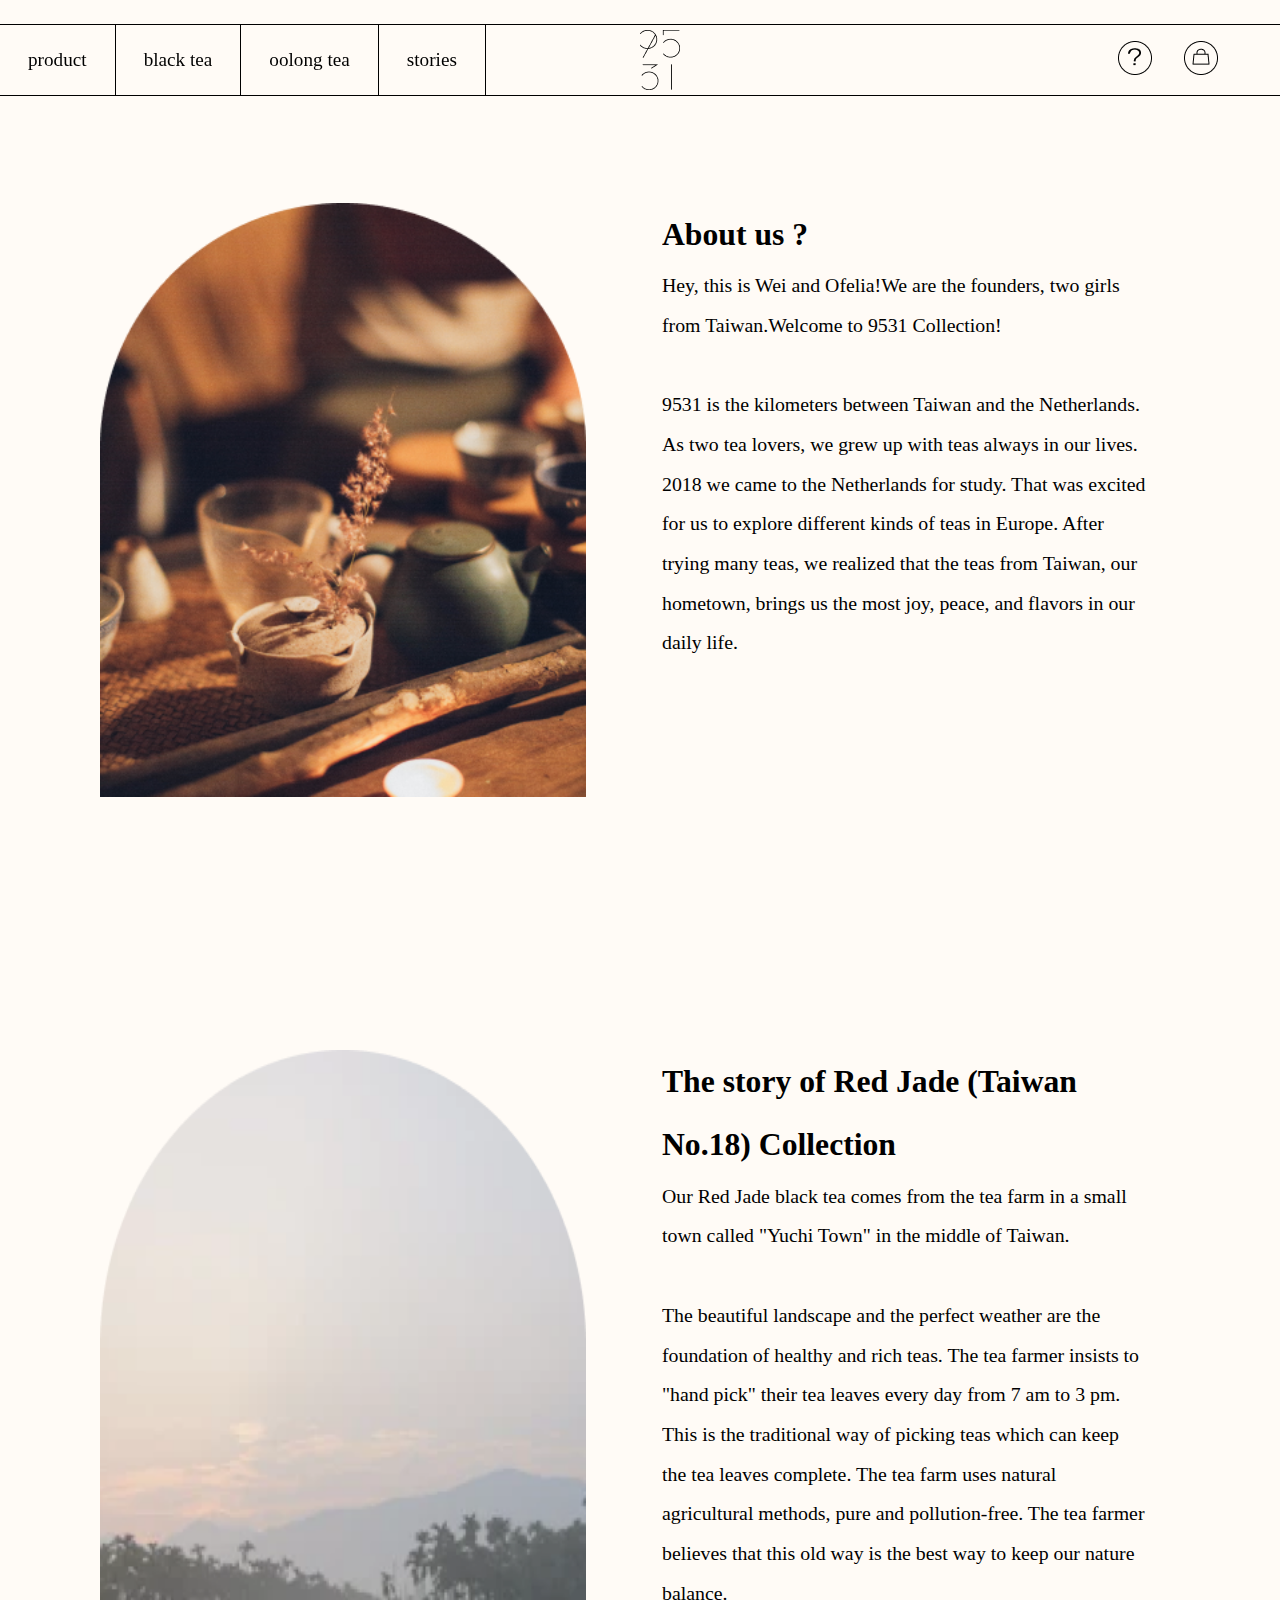
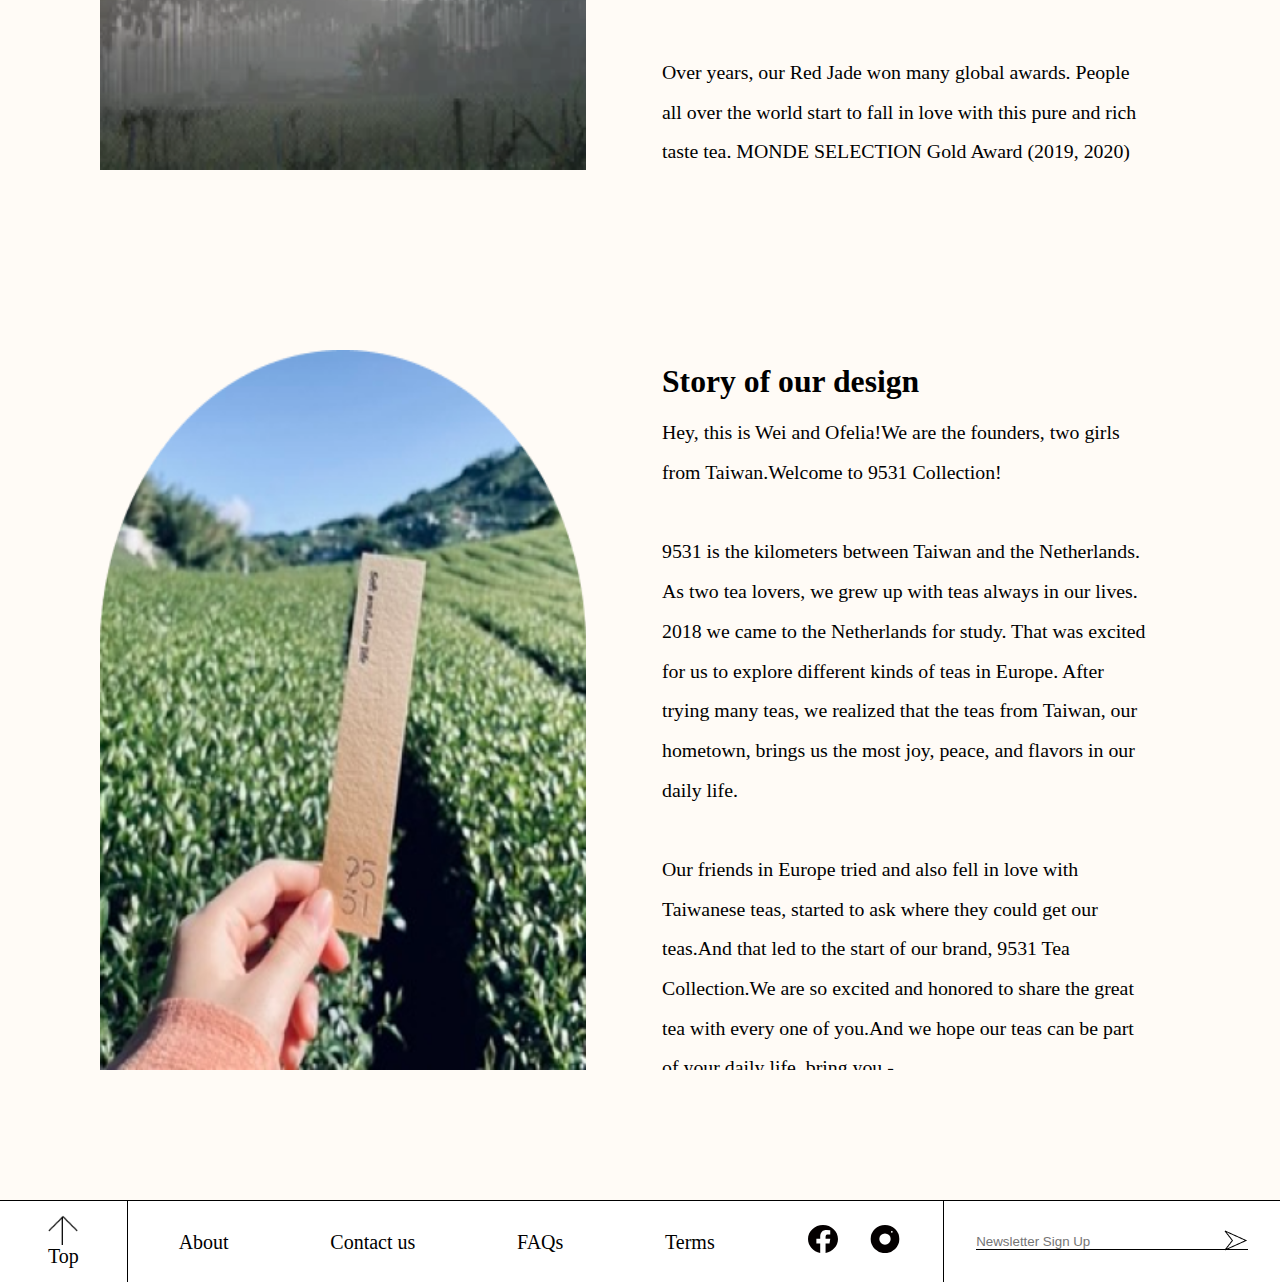
<file: html/stories.html>
<!DOCTYPE html>
<html lang="en">
<head>
    <meta charset="UTF-8">
    <meta http-equiv="X-UA-Compatible" content="IE=edge">
    <meta name="viewport" content="width=device-width, initial-scale=1.0">
    <title>stories</title>
    <link rel="stylesheet" href="../css/all.css">
</head>
<body>
    <!-- header -->
    <header>
        <div class="header">
            <nav>
                <ul class="navbar">
                    <li class="nav-item nav-border border-black">
                        <a class="nav-link text-black" href="product.html">product</a>
                    </li>
                    <li class="nav-item nav-border border-black">
                        <a class="nav-link text-black" href="black_tea.html">black tea</a>
                    </li>
                    <li class="nav-item nav-border border-black">
                        <a class="nav-link text-black" href="oolong_tea.html">oolong tea</a>
                    </li>
                    <li class="nav-item nav-border border-black">
                        <a class="nav-link text-black" href="stories.html">stories</a>
                    </li>
                </ul>
            </nav>
            <div class="header-right-box header-right-border border-black">
                <a class="header-logo" href="../index.html">
                    <img src="../img/header/product-logo.png" alt="logo">
                </a>
                <div class="header-link">
                    <a class="link-item link-question" id="question" href="#">
                        <img
                            src="../img/header/product-question-icon.png"
                            alt="question"
                        />
                    </a>
                    <a
                        class="link-item link-shopping-bag"
                        id="shopping-bag"
                        href="#"
                    >
                        <img
                            src="../img/header/product-shopping-bag-icon.png"
                            alt="shopping-bag"
                        />
                    </a>
                </div>
                <div class="ph-menu"></div>
            </div>
        </div>
    </header>

    <!-- main content -->
    <div class="background" id="fullpage">
        <main class="main-content">
            <!-- page1 -->
            <div class="stories-intro section">
                <div class="wrap">
                    <div class="pic">
                        <img src="../img/stories/page-1-pic.png" alt="">
                    </div>
                    <div class="text">
                        <h1 class="title">
                            About us ?
                        </h1>
                        <div class="content">
                           <p>Hey, this is Wei and Ofelia!We are the founders, two girls from Taiwan.Welcome to 9531 Collection!</p>
                           <br>
                           <p>
                            9531 is the kilometers between Taiwan and the Netherlands. As two tea lovers, we grew up with teas always in our lives. 2018 we came to the Netherlands for study. That was excited for us to explore different kinds of teas in Europe. After trying many teas, we realized that the teas from Taiwan, our hometown, brings us the most joy, peace, and flavors in our daily life.
                           </p>
                        </div>
                    </div>
                </div>
            </div>
            <!-- page2 -->
            <div class="stories-intro section">
                <div class="wrap">
                    <div class="pic">
                        <img src="../img/stories/page-2-pic.png" alt="">
                    </div>
                    <div class="text">
                        <h1 class="title">
                            The story of Red Jade (Taiwan No.18) Collection
                        </h1>
                        <div class="content">
                           <p>
                            Our Red Jade black tea comes from the tea farm in a small town called "Yuchi Town" in the middle of Taiwan.
                           </p>
                           <br>
                           <p>
                            The beautiful landscape and the perfect weather are the foundation of healthy and rich teas. The tea farmer insists to "hand pick" their tea leaves every day from 7 am to 3 pm. This is the traditional way of picking teas which can keep the tea leaves complete. The tea farm uses natural agricultural methods, pure and pollution-free. The tea farmer believes that this old way is the best way to keep our nature balance.
                           </p> 
                           <br>
                           <p>
                            Over years, our Red Jade won many global awards. People all over the world start to fall in love with this pure and rich taste tea. MONDE SELECTION Gold Award (2019, 2020)
                           </p>
                        </div>
                    </div>
                </div>
            </div>
            <!-- page3 -->
            <div class="stories-intro section">
                <div class="wrap">
                    <div class="pic">
                        <img src="../img/stories/page-3-pic.png" alt="">
                    </div>
                    <div class="text">
                        <h1 class="title">
                            Story of our design
                        </h1>
                        <div class="content">
                           <p>
                            Hey, this is Wei and Ofelia!We are the founders, two girls from Taiwan.Welcome to 9531 Collection!
                           </p>
                           <br>
                           <p>
                            9531 is the kilometers between Taiwan and the Netherlands. As two tea lovers, we grew up with teas always in our lives. 2018 we came to the Netherlands for study. That was excited for us to explore different kinds of teas in Europe. After trying many teas, we realized that the teas from Taiwan, our hometown, brings us the most joy, peace, and flavors in our daily life.
                           </p>
                           <br>
                           <p>
                            Our friends in Europe tried and also fell in love with Taiwanese teas, started to ask where they could get our teas.And that led to the start of our brand, 9531 Tea Collection.We are so excited and honored to share the great tea with every one of you.And we hope our teas can be part of your daily life, bring you - 
                           </p>
                           <br>
                           <p>
                            Balance, peace, health, and joy. About our teas 9531 Collection only selects teas we love, we trust, we share with our friends and families.
                           </p>
                        </div>
                    </div>
                </div>
            </div>
        </main>
        <!-- footer -->
        <footer class="footer">
            <div class="footer">
                <!-- 回到頂部 -->
                <a class="footer-toTop" href="#page1">
                    <img
                        class="arrow"
                        src="../img/footer/footer-arrow.png"
                        alt=""
                    />
                    <span class="">Top</span>
                </a>
                <ul class="footer-list">
                    <li class="item">
                        <a class="item-link" href="#">About</a>
                    </li>
                    <li class="item">
                        <a class="item-link" href="#">Contact us</a>
                    </li>
                    <li class="item">
                        <a class="item-link" href="#">FAQs</a>
                    </li>
                    <li class="item">
                        <a class="item-link" href="#">Terms</a>
                    </li>
                    <li class="item ph-item">
                        <a class="item-social" href="#">
                            <img
                                class="social-img"
                                src="../img/footer/fb.svg"
                                alt="facebook"
                            />
                        </a>
                        <a class="item-social" href="#">
                            <img
                                class="social-img"
                                src="../img/footer/ig.svg"
                                alt="instagram"
                            />
                        </a>
                    </li>
                </ul>
                <form class="footer-subnews">
                    <input
                        class="subnews-input"
                        type="text"
                        name=""
                        id=""
                        placeholder="Newsletter Sign Up"
                    />
                    <button type="submit" class="subnews-btn">
                        <img
                            src="../img/footer/subnews-arrow.png"
                            alt="arrow"
                        />
                    </button>
                </form>
            </div>
        </footer>
    </div>
</body>
<script src="https://cdnjs.cloudflare.com/ajax/libs/jquery/3.6.0/jquery.js"></script>
<script src="../js/stories.js"></script>
</html>
</file>
<file: css/all.css>
.section {
  width: 100%;
  height: 100vh;
}

@media only screen and (max-width: 1024px) {
  .section {
    width: 100%;
    height: 100%;
  }
}

.nav-border {
  border-top: 1px solid;
  border-right: 1px solid;
  border-bottom: 1px solid;
}

@media only screen and (max-width: 1024px) {
  .nav-border {
    border-top: 1px solid;
    border-right: none;
    border-bottom: none;
  }
}

.header-right-border {
  border-top: 1px solid;
  border-bottom: 1px solid;
}

.border-white {
  border-color: white;
}

@media only screen and (max-width: 1024px) {
  .border-white {
    border-color: transparent;
  }
}

.border-black {
  border-color: black;
}

.text-white {
  color: white;
}

.text-black {
  color: black;
}

@media only screen and (max-width: 1024px) {
  .ph-border-black {
    border-color: black;
  }
}

@media only screen and (max-width: 1024px) {
  .ph-text-black {
    color: black;
  }
}

@media only screen and (max-width: 1024px) {
  .ph-border-white {
    border-color: white;
  }
}

@media only screen and (max-width: 1024px) {
  .ph-text-white {
    color: white;
  }
}

* {
  list-style: none;
  padding: 0;
  margin: 0;
  text-decoration: none;
}

header {
  position: fixed;
  top: 0;
  left: 0;
  width: 100%;
  padding-top: 1.5rem;
  font-size: 1.2rem;
  z-index: 999;
}

@media only screen and (max-width: 768px) {
  header {
    width: 100vw;
  }
}

header .header {
  position: relative;
  display: -webkit-box;
  display: -ms-flexbox;
  display: flex;
}

header .header nav .navbar {
  position: relative;
  display: -webkit-box;
  display: -ms-flexbox;
  display: flex;
  padding: 0;
}

@media only screen and (max-width: 1024px) {
  header .header nav .navbar {
    position: absolute;
    top: -1.5rem;
    right: -100%;
    display: block;
    visibility: hidden;
    width: 100%;
    height: 100vh;
    padding-top: 96px;
    -webkit-transition: 1s;
    transition: 1s;
    z-index: 999;
    background-color: white;
  }
}

@media only screen and (max-width: 1024px) {
  header .header nav .navbar .nav-item:last-child {
    border-bottom: 1px solid;
  }
}

header .header nav .navbar .nav-item .nav-link {
  display: -webkit-box;
  display: -ms-flexbox;
  display: flex;
  -webkit-box-pack: center;
      -ms-flex-pack: center;
          justify-content: center;
  padding: 1.5rem 1.75rem;
}

@media only screen and (max-width: 1024px) {
  header .header nav .navbar .nav-item .nav-link {
    -webkit-box-pack: start;
        -ms-flex-pack: start;
            justify-content: flex-start;
    padding: 1.5rem 1rem;
  }
  header .header nav .navbar .nav-item .nav-link:hover {
    background-color: black;
    color: white;
  }
}

header .header nav .ph-navbar-show {
  visibility: visible;
  right: 0;
}

header .header .header-right-box {
  display: -webkit-box;
  display: -ms-flexbox;
  display: flex;
  -webkit-box-align: center;
      -ms-flex-align: center;
          align-items: center;
  -webkit-box-flex: 1;
      -ms-flex: 1 0 0px;
          flex: 1 0 0;
  height: 70px;
}

@media only screen and (max-width: 768px) {
  header .header .header-right-box {
    height: 55px;
  }
}

header .header .header-right-box .header-logo {
  position: absolute;
  left: 50%;
  width: 40px;
  height: 60px;
}

@media only screen and (max-width: 768px) {
  header .header .header-right-box .header-logo {
    width: 30px;
    height: auto;
  }
}

header .header .header-right-box .header-logo img {
  width: 100%;
  height: 100%;
}

header .header .header-right-box .header-link {
  position: absolute;
  display: -webkit-box;
  display: -ms-flexbox;
  display: flex;
  right: 30px;
}

@media only screen and (max-width: 1024px) {
  header .header .header-right-box .header-link {
    left: 30px;
    right: 0;
  }
}

@media only screen and (max-width: 768px) {
  header .header .header-right-box .header-link {
    left: 15px;
    right: 0;
  }
}

header .header .header-right-box .header-link .link-item {
  margin-right: 2rem;
  padding: 1rem 0;
}

@media only screen and (max-width: 768px) {
  header .header .header-right-box .header-link .link-item {
    margin-right: 1rem;
    width: 25px;
  }
}

header .header .header-right-box .header-link .link-item img {
  width: 100%;
  height: auto;
}

header .header .header-right-box .ph-menu {
  display: none;
  background: url("../img/header/ph-menu.png") no-repeat scroll center/100% 100%;
}

@media only screen and (max-width: 1024px) {
  header .header .header-right-box .ph-menu {
    position: absolute;
    display: block;
    right: 50px;
    width: 25px;
    height: 20px;
    z-index: 999;
  }
}

@media only screen and (max-width: 768px) {
  header .header .header-right-box .ph-menu {
    position: absolute;
    display: block;
    right: 10px;
    width: 25px;
    height: 20px;
    z-index: 999;
  }
}

header .header .header-right-box .ph-menu.active {
  background: url("../img/header/cancel.png") no-repeat scroll center/100% 100%;
}

#fullpage footer {
  width: 100%;
  font-size: 20px;
}

#fullpage footer .footer {
  display: -webkit-box;
  display: -ms-flexbox;
  display: flex;
  width: 100%;
  border-top: 1px solid black;
}

#fullpage footer .footer .footer-toTop {
  display: -webkit-box;
  display: -ms-flexbox;
  display: flex;
  -webkit-box-orient: vertical;
  -webkit-box-direction: normal;
      -ms-flex-direction: column;
          flex-direction: column;
  padding: 0.875rem 3rem;
  border-right: 1px solid black;
  color: black;
  cursor: pointer;
}

@media only screen and (max-width: 1024px) {
  #fullpage footer .footer .footer-toTop {
    -webkit-box-pack: center;
        -ms-flex-pack: center;
            justify-content: center;
    -webkit-box-align: center;
        -ms-flex-align: center;
            align-items: center;
    padding: 0.5rem 0.875rem;
    font-size: 1rem;
  }
}

#fullpage footer .footer .footer-toTop .arrow {
  width: 30px;
}

@media only screen and (max-width: 1024px) {
  #fullpage footer .footer .footer-toTop .arrow {
    width: 20px;
    padding-bottom: 0.375rem;
  }
}

#fullpage footer .footer .footer-list {
  display: -webkit-box;
  display: -ms-flexbox;
  display: flex;
  -webkit-box-flex: 3;
      -ms-flex: 3 0 0px;
          flex: 3 0 0;
  -webkit-box-align: center;
      -ms-flex-align: center;
          align-items: center;
  -ms-flex-pack: distribute;
      justify-content: space-around;
  border-right: 1px solid black;
  -webkit-box-sizing: border-box;
          box-sizing: border-box;
}

@media only screen and (max-width: 1024px) {
  #fullpage footer .footer .footer-list {
    -webkit-box-flex: 8;
        -ms-flex: 8;
            flex: 8;
    -webkit-box-pack: end;
        -ms-flex-pack: end;
            justify-content: flex-end;
  }
}

#fullpage footer .footer .footer-list .item {
  display: -webkit-box;
  display: -ms-flexbox;
  display: flex;
}

@media only screen and (max-width: 1024px) {
  #fullpage footer .footer .footer-list .item {
    display: none;
  }
}

#fullpage footer .footer .footer-list .item .item-link {
  padding: 0 1.5rem;
  line-height: 3;
  color: black;
}

#fullpage footer .footer .footer-list .item .item-social {
  padding: 0 1rem;
}

#fullpage footer .footer .footer-list .item .item-social .social-img {
  width: 30px;
}

@media only screen and (max-width: 1024px) {
  #fullpage footer .footer .footer-list .ph-item {
    display: block;
  }
}

#fullpage footer .footer .footer-subnews {
  position: relative;
  display: -webkit-box;
  display: -ms-flexbox;
  display: flex;
  -webkit-box-pack: center;
      -ms-flex-pack: center;
          justify-content: center;
  -webkit-box-align: center;
      -ms-flex-align: center;
          align-items: center;
  -webkit-box-flex: 1;
      -ms-flex: 1 0 0px;
          flex: 1 0 0;
  padding: 0.5rem 2rem;
}

@media only screen and (max-width: 1024px) {
  #fullpage footer .footer .footer-subnews {
    display: -webkit-box;
    display: -ms-flexbox;
    display: flex;
    -webkit-box-align: center;
        -ms-flex-align: center;
            align-items: center;
    -webkit-box-pack: center;
        -ms-flex-pack: center;
            justify-content: center;
    -webkit-box-flex: 0;
        -ms-flex: 0 0 16px;
            flex: 0 0 16px;
    padding: 0.5rem 1rem;
  }
}

#fullpage footer .footer .footer-subnews .subnews-input {
  width: 100%;
  outline: none;
  border-top: none;
  border-left: none;
  border-right: none;
  border-bottom: 1px solid black;
}

@media only screen and (max-width: 1024px) {
  #fullpage footer .footer .footer-subnews .subnews-input {
    display: none;
  }
}

#fullpage footer .footer .footer-subnews .subnews-btn {
  position: absolute;
  right: 2rem;
  border: none;
  background-color: transparent;
  cursor: pointer;
}

@media only screen and (max-width: 1024px) {
  #fullpage footer .footer .footer-subnews .subnews-btn {
    right: 0.875rem;
  }
}

.fp-watermark {
  display: none;
}

#fullpage .main-content .banner {
  background: url("../img/index/page-1-background.png") scroll no-repeat center/100% 100%;
  color: white;
}

@media only screen and (max-width: 768px) {
  #fullpage .main-content .banner {
    width: 100%;
    height: 50vh;
  }
}

#fullpage .main-content .banner .banner-text {
  position: absolute;
  top: 170px;
  left: 100px;
}

@media only screen and (max-width: 768px) {
  #fullpage .main-content .banner .banner-text {
    width: 50%;
    height: 100%;
    top: 0;
    left: 30px;
  }
}

#fullpage .main-content .banner .banner-text .text-title {
  font-size: calc(1.375rem + 1.5vw);
}

@media only screen and (max-width: 768px) {
  #fullpage .main-content .banner .banner-text .text-title {
    position: absolute;
    top: 130px;
    width: 100px;
    font-size: 1.5rem;
  }
}

#fullpage .main-content .banner .banner-text .text-content {
  font-size: calc(1.275rem + 0.3vw);
}

@media only screen and (max-width: 768px) {
  #fullpage .main-content .banner .banner-text .text-content {
    position: absolute;
    bottom: 30px;
    font-size: 1rem;
  }
}

#fullpage .main-content .banner .banner-link {
  position: absolute;
  right: 80px;
  bottom: 80px;
}

@media only screen and (max-width: 768px) {
  #fullpage .main-content .banner .banner-link {
    right: 20px;
    bottom: 30px;
  }
}

#fullpage .main-content .banner .banner-link .link {
  padding: 12px 28px;
  background-color: transparent;
  border: 1px solid white;
  font-size: calc(1.275rem + 0.3vw);
  color: white;
  cursor: pointer;
}

@media only screen and (max-width: 768px) {
  #fullpage .main-content .banner .banner-link .link {
    padding: 0.275rem 0.4rem;
    font-size: 0.875rem;
  }
}

#fullpage .main-content .product-describe {
  position: relative;
  background: url("../img/index/page-2-background.png") scroll no-repeat 50% 25%/contain;
  background-color: #f4ede4;
}

@media only screen and (max-width: 768px) {
  #fullpage .main-content .product-describe {
    width: 100%;
    height: 40vh;
  }
}

#fullpage .main-content .product-describe .product-describe-container {
  position: absolute;
  left: 0;
  bottom: 0;
  display: -webkit-box;
  display: -ms-flexbox;
  display: flex;
  -webkit-box-align: center;
      -ms-flex-align: center;
          align-items: center;
  width: 100%;
  height: 130px;
  border-top: 1px solid black;
  border-bottom: 1px solid black;
  overflow: hidden;
}

#fullpage .main-content .product-describe .product-describe-container .arrow {
  display: -webkit-box;
  display: -ms-flexbox;
  display: flex;
  -webkit-box-pack: center;
      -ms-flex-pack: center;
          justify-content: center;
  -webkit-box-align: center;
      -ms-flex-align: center;
          align-items: center;
  position: absolute;
  top: 0;
  width: 120px;
  padding: 3rem;
  -webkit-box-sizing: border-box;
          box-sizing: border-box;
  cursor: pointer;
  z-index: 100;
}

@media only screen and (max-width: 1200px) {
  #fullpage .main-content .product-describe .product-describe-container .arrow {
    width: 80px;
  }
}

@media only screen and (max-width: 768px) {
  #fullpage .main-content .product-describe .product-describe-container .arrow {
    display: none;
  }
}

#fullpage .main-content .product-describe .product-describe-container .left-arrow {
  left: 0;
  border-right: 1px solid black;
}

#fullpage .main-content .product-describe .product-describe-container .right-arrow {
  right: 0;
  border-left: 1px solid black;
}

#fullpage .main-content .product-describe .product-describe-container .carousel_container {
  display: -webkit-box;
  display: -ms-flexbox;
  display: flex;
  position: absolute;
  width: 400%;
  height: 100%;
  left: 0;
}

#fullpage .main-content .product-describe .product-describe-container .carousel_container .text {
  position: relative;
  display: -webkit-box;
  display: -ms-flexbox;
  display: flex;
  width: 100vw;
  padding: 1rem 120px;
  -webkit-box-sizing: border-box;
          box-sizing: border-box;
}

@media only screen and (max-width: 768px) {
  #fullpage .main-content .product-describe .product-describe-container .carousel_container .text {
    position: static;
    display: block;
    padding: 0.5rem 1rem 2rem;
  }
}

#fullpage .main-content .product-describe .product-describe-container .carousel_container .text .title {
  display: -webkit-box;
  display: -ms-flexbox;
  display: flex;
  -webkit-box-pack: center;
      -ms-flex-pack: center;
          justify-content: center;
  width: 40%;
  font-size: 38px;
  padding: 0 4rem;
}

@media only screen and (max-width: 1200px) {
  #fullpage .main-content .product-describe .product-describe-container .carousel_container .text .title {
    text-align: center;
    font-size: calc(1.5rem + 0.6vw);
  }
}

@media only screen and (max-width: 768px) {
  #fullpage .main-content .product-describe .product-describe-container .carousel_container .text .title {
    width: 80%;
    font-size: calc(1.3rem + 0.3vw);
    line-height: 2;
    -webkit-box-pack: start;
        -ms-flex-pack: start;
            justify-content: flex-start;
  }
}

#fullpage .main-content .product-describe .product-describe-container .carousel_container .text .content {
  width: 60%;
  padding: 0 4rem 0 2rem;
  font-size: 20px;
}

@media only screen and (max-width: 1200px) {
  #fullpage .main-content .product-describe .product-describe-container .carousel_container .text .content {
    padding: 0 2rem 0 0;
    font-size: 1rem;
  }
}

@media only screen and (max-width: 768px) {
  #fullpage .main-content .product-describe .product-describe-container .carousel_container .text .content {
    width: 100%;
    font-size: 0.625rem;
    padding: 0;
  }
}

#fullpage .main-content .product-describe .product-describe-container .carousel_container .text .btn {
  position: absolute;
  right: 145px;
  bottom: 1rem;
  padding: 0.375rem 1rem;
  background-color: transparent;
  border: 1px solid black;
  cursor: pointer;
  font-size: 1rem;
}

@media only screen and (max-width: 1200px) {
  #fullpage .main-content .product-describe .product-describe-container .carousel_container .text .btn {
    font-size: 0.875rem;
    padding: 0.2rem 0.5rem;
  }
}

@media only screen and (max-width: 768px) {
  #fullpage .main-content .product-describe .product-describe-container .carousel_container .text .btn {
    right: 0.5rem;
    bottom: 0.5rem;
    padding: 0.1rem 0.5rem;
  }
}

#fullpage .about {
  background-color: #fffbf6;
}

@media only screen and (max-width: 768px) {
  #fullpage .about {
    width: 100%;
    height: 50vh;
  }
}

#fullpage .about .container {
  width: 100%;
  height: 100%;
  position: relative;
  display: -webkit-box;
  display: -ms-flexbox;
  display: flex;
  border-bottom: 1px solid black;
  -webkit-box-sizing: border-box;
          box-sizing: border-box;
}

@media only screen and (max-width: 768px) {
  #fullpage .about .container {
    display: block;
  }
}

#fullpage .about .container::before {
  content: "";
  position: absolute;
  left: 0;
  bottom: 72px;
  width: 100%;
  height: 1px;
  background-color: black;
}

@media only screen and (max-width: 768px) {
  #fullpage .about .container::before {
    bottom: 40px;
  }
}

#fullpage .about .container .pic {
  width: 50%;
  height: 100%;
}

@media only screen and (max-width: 768px) {
  #fullpage .about .container .pic {
    width: 100%;
    height: 50%;
  }
}

#fullpage .about .container .pic .pic-img {
  width: 100%;
  height: 100%;
  vertical-align: top;
}

#fullpage .about .container .text {
  position: relative;
  display: -webkit-box;
  display: -ms-flexbox;
  display: flex;
  -webkit-box-align: center;
      -ms-flex-align: center;
          align-items: center;
  -webkit-box-orient: vertical;
  -webkit-box-direction: normal;
      -ms-flex-direction: column;
          flex-direction: column;
  width: 50%;
  padding-top: 5rem;
  -webkit-box-sizing: border-box;
          box-sizing: border-box;
}

@media only screen and (max-width: 768px) {
  #fullpage .about .container .text {
    width: 100%;
    height: 20%;
    position: static;
    padding: 0.875rem;
    -webkit-box-align: start;
        -ms-flex-align: start;
            align-items: flex-start;
  }
}

#fullpage .about .container .text .title {
  font-size: 54px;
  line-height: 2;
}

@media only screen and (max-width: 1200px) {
  #fullpage .about .container .text .title {
    font-size: calc(1.5rem + 1.2vw);
  }
}

@media only screen and (max-width: 768px) {
  #fullpage .about .container .text .title {
    font-size: calc(1.5rem + 0.9vw);
  }
}

#fullpage .about .container .text .content {
  font-size: 32px;
  line-height: 1.5;
}

@media only screen and (max-width: 1200px) {
  #fullpage .about .container .text .content {
    font-size: calc(1.2rem + 0.6vw);
  }
}

@media only screen and (max-width: 768px) {
  #fullpage .about .container .text .content {
    max-width: 200px;
    font-size: 1.2rem;
  }
}

#fullpage .about .container .text .link-group {
  position: absolute;
  right: 0;
  bottom: 0;
  display: -webkit-box;
  display: -ms-flexbox;
  display: flex;
  -ms-flex-pack: distribute;
      justify-content: space-around;
  width: 100%;
  -webkit-box-sizing: border-box;
          box-sizing: border-box;
}

@media only screen and (max-width: 768px) {
  #fullpage .about .container .text .link-group {
    width: 50%;
    height: 40px;
    -webkit-box-align: center;
        -ms-flex-align: center;
            align-items: center;
    -webkit-box-pack: center;
        -ms-flex-pack: center;
            justify-content: center;
    bottom: 0;
  }
}

#fullpage .about .container .text .link-group .link-text {
  margin-right: 80px;
  padding: 1rem 2rem;
  font-size: 32px;
  color: black;
}

@media only screen and (max-width: 768px) {
  #fullpage .about .container .text .link-group .link-text {
    margin-right: 1rem;
    padding: 0;
    font-size: 1.2rem;
  }
}

#fullpage .about .container .text .link-group .link-btn {
  background-color: transparent;
  border: none;
  padding: 1rem 2rem;
}

#fullpage .about .container .text .link-group .link-btn img {
  width: 100%;
  height: auto;
}

@media only screen and (max-width: 768px) {
  #fullpage .about .container .text .link-group .link-btn {
    width: 25px;
    height: auto;
    padding: 0;
  }
}

#fullpage .stories {
  position: relative;
  background-color: #fffbf6;
}

@media only screen and (max-width: 768px) {
  #fullpage .stories {
    width: 200%;
    height: 60vh;
    overflow-x: scroll;
  }
}

#fullpage .stories .wrap {
  display: -webkit-box;
  display: -ms-flexbox;
  display: flex;
  -webkit-box-align: center;
      -ms-flex-align: center;
          align-items: center;
  width: 100%;
  height: 100%;
  -webkit-box-sizing: border-box;
          box-sizing: border-box;
}

#fullpage .stories .wrap .title {
  position: absolute;
  top: 1rem;
  left: 4rem;
  font-size: calc(1.5rem + 1.2vw);
}

@media only screen and (max-width: 768px) {
  #fullpage .stories .wrap .title {
    top: 0.5rem;
    left: 1rem;
    font-size: calc(1.5rem + 0.9vw);
    font-weight: 400;
  }
}

#fullpage .stories .wrap .link {
  position: absolute;
  left: 2rem;
  bottom: 2rem;
  padding: 0.375rem 1rem;
  border: 1px solid black;
  font-size: calc(1.2rem + 0.3vw);
}

@media only screen and (max-width: 768px) {
  #fullpage .stories .wrap .link {
    display: none;
  }
}

#fullpage .stories .wrap .content {
  display: -webkit-box;
  display: -ms-flexbox;
  display: flex;
  -webkit-box-align: center;
      -ms-flex-align: center;
          align-items: center;
  -webkit-box-pack: end;
      -ms-flex-pack: end;
          justify-content: end;
  width: 100%;
  height: 100%;
  margin-left: 200px;
  -webkit-box-sizing: border-box;
          box-sizing: border-box;
}

@media only screen and (max-width: 768px) {
  #fullpage .stories .wrap .content {
    margin-left: 1rem;
    padding-top: 2rem;
  }
}

#fullpage .stories .wrap .content .item {
  width: calc(100% / 3);
  max-width: 550px;
  margin: 0 3rem 0 0;
  -webkit-box-sizing: border-box;
          box-sizing: border-box;
}

@media only screen and (max-width: 768px) {
  #fullpage .stories .wrap .content .item {
    width: auto;
    height: auto;
    max-width: none;
    margin-right: 1rem;
  }
}

#fullpage .stories .wrap .content .item .pic {
  width: 100%;
  height: 100%;
  border-radius: 50% 50% 0 0;
  overflow: hidden;
}

#fullpage .stories .wrap .content .item .pic .pic-img {
  width: 100%;
  height: 100%;
}

#fullpage .stories .wrap .content .item .text {
  margin-top: 1rem;
  border-top: 1px solid black;
  font-size: 24px;
}

@media only screen and (max-width: 768px) {
  #fullpage .stories .wrap .content .item .text {
    font-size: 1.2rem;
  }
}

.left_menu_bar {
  position: fixed;
  top: 8rem;
  left: 4rem;
  z-index: 999;
  font-size: 1.25rem;
}

@media only screen and (max-width: 1200px) {
  .left_menu_bar {
    font-size: 1rem;
  }
}

@media only screen and (max-width: 1024px) {
  .left_menu_bar {
    display: none;
  }
}

.left_menu_bar .menu-item {
  margin: 0.625rem 0;
  padding: 5px;
  cursor: pointer;
}

.left_menu_bar .menu-item:hover .item-text {
  color: white;
  background-color: black;
}

.left_menu_bar .menu-item .item-text {
  padding: 0.375rem 0.5rem;
  color: black;
  -webkit-transition: 0.75s;
  transition: 0.75s;
}

.left_menu_bar .active .item-text {
  background-color: black;
  color: white;
}

.shopping-cart {
  position: fixed;
  top: 0;
  bottom: 0;
  right: -400px;
  display: -webkit-box;
  display: -ms-flexbox;
  display: flex;
  -webkit-box-orient: vertical;
  -webkit-box-direction: normal;
      -ms-flex-direction: column;
          flex-direction: column;
  -ms-flex-pack: distribute;
      justify-content: space-around;
  width: 350px;
  height: 300px;
  margin: auto;
  padding: 1rem;
  background-color: white;
  -webkit-box-sizing: border-box;
          box-sizing: border-box;
  z-index: 900;
  -webkit-transition: 0.7s;
  transition: 0.7s;
}

@media only screen and (max-width: 1200px) {
  .shopping-cart {
    width: 200px;
    height: 200px;
  }
}

@media only screen and (max-width: 768px) {
  .shopping-cart {
    display: none;
  }
}

@media only screen and (max-width: 1200px) {
  .shopping-cart .shopping-cart-title .product-name {
    font-size: 1rem;
  }
}

.shopping-cart .shopping-cart-title .product-price {
  padding: 0.5rem;
  text-align: right;
}

@media only screen and (max-width: 1200px) {
  .shopping-cart .shopping-cart-title .product-price {
    font-size: 1rem;
  }
}

.shopping-cart .shopping-cart-content {
  position: relative;
  padding: 1rem 0;
  border-top: 1px solid black;
  border-bottom: 1px solid black;
  margin-bottom: 1.5rem;
}

@media only screen and (max-width: 1200px) {
  .shopping-cart .shopping-cart-content {
    margin-bottom: 0.625rem;
  }
}

.shopping-cart .shopping-cart-content .expand-arrow {
  position: absolute;
  top: 0;
  right: 0;
  background-color: transparent;
  border: none;
  cursor: pointer;
}

.shopping-cart .shopping-cart-content .product-info {
  padding-right: 2rem;
}

@media only screen and (max-width: 1200px) {
  .shopping-cart .shopping-cart-content .product-info {
    font-size: 0.625rem;
    height: 60px;
    overflow-y: scroll;
  }
}

.shopping-cart .shopping-cart-order {
  text-align: right;
}

.shopping-cart .shopping-cart-order .product-btn-add {
  font-size: 1rem;
  font-weight: 400;
  color: black;
  background-color: transparent;
  border: 1px solid black;
  border-radius: 0.25rem;
  text-align: center;
  cursor: pointer;
  padding: 0.75rem 0.5rem;
  -webkit-transition: 0.15s ease-in-out;
  transition: 0.15s ease-in-out;
}

.shopping-cart .shopping-cart-order .product-btn-add:hover {
  background-color: black;
  color: white;
}

@media only screen and (max-width: 1200px) {
  .shopping-cart .shopping-cart-order .product-btn-add {
    padding: 0.5rem 0.25rem;
    font-size: 0.625rem;
  }
}

.shopping-cart-show {
  right: 0;
}

#fullpage .main-content .product-intro-1 {
  background: url("../img/product/page-01-background.png") scroll no-repeat 123% 225%/50% 80%;
  background-color: #ecdfce;
}

#fullpage .main-content .product-intro-2 {
  background: url("../img/product/page-02-background.png") scroll no-repeat 115% 330%/40% 90%;
  background-color: #d2ac7f;
}

#fullpage .main-content .product-intro-3 {
  background: url("../img/product/page-03-background.png") scroll no-repeat 140% 200%/50% 80%;
  background-color: #bd7350;
}

#fullpage .main-content .product-intro-4 {
  background: url("../img/product/page-04-background.png") scroll no-repeat 115% 330%/40% 90%;
  background-color: #cb3943;
}

#fullpage .main-content .product-intro-5 {
  background: url("../img/product/page-05-background.png") scroll no-repeat 115% 330%/40% 90%;
  background-color: #ad4b4c;
}

@media only screen and (max-width: 1024px) {
  #fullpage .main-content .product-intro-1, #fullpage .main-content .product-intro-2, #fullpage .main-content .product-intro-3, #fullpage .main-content .product-intro-4, #fullpage .main-content .product-intro-5 {
    background-image: none;
  }
}

#fullpage .main-content .product-layout {
  display: -webkit-box;
  display: -ms-flexbox;
  display: flex;
  -webkit-box-pack: center;
      -ms-flex-pack: center;
          justify-content: center;
  -webkit-box-align: center;
      -ms-flex-align: center;
          align-items: center;
}

@media only screen and (max-width: 1024px) {
  #fullpage .main-content .product-layout {
    display: block;
    width: 100%;
    height: 100%;
  }
}

#fullpage .main-content .product-layout .wrap {
  display: -webkit-box;
  display: -ms-flexbox;
  display: flex;
  max-width: 1000px;
  margin: 150px 12rem 75px 300px;
  -webkit-box-sizing: border-box;
          box-sizing: border-box;
}

@media only screen and (max-width: 1200px) {
  #fullpage .main-content .product-layout .wrap {
    margin: 100px 12rem 0 250px;
  }
}

@media only screen and (max-width: 1024px) {
  #fullpage .main-content .product-layout .wrap {
    display: block;
    max-width: none;
    width: 100%;
    margin: 0;
  }
}

#fullpage .main-content .product-layout .wrap .pic {
  width: 100%;
  height: 100%;
}

@media only screen and (max-width: 1024px) {
  #fullpage .main-content .product-layout .wrap .pic {
    width: 100%;
    height: 80vh;
  }
}

@media only screen and (max-width: 768px) {
  #fullpage .main-content .product-layout .wrap .pic {
    width: 100%;
    height: 40vh;
  }
}

#fullpage .main-content .product-layout .wrap .pic img {
  width: 100%;
  height: 100%;
  border-radius: 50% 50% 0 0;
}

@media only screen and (max-width: 1024px) {
  #fullpage .main-content .product-layout .wrap .pic img {
    border-radius: 0;
  }
}

#fullpage .main-content .product-layout .wrap .item {
  display: -webkit-box;
  display: -ms-flexbox;
  display: flex;
  -webkit-box-orient: vertical;
  -webkit-box-direction: normal;
      -ms-flex-direction: column;
          flex-direction: column;
  width: 100%;
  height: 100%;
  margin-left: 3rem;
}

@media only screen and (max-width: 1024px) {
  #fullpage .main-content .product-layout .wrap .item {
    width: 100%;
    height: 100%;
    margin-left: 0;
    padding: 2rem;
    -webkit-box-sizing: border-box;
            box-sizing: border-box;
  }
}

@media only screen and (max-width: 768px) {
  #fullpage .main-content .product-layout .wrap .item {
    width: 100%;
    height: 60%;
    margin-left: 0;
    padding: 2rem;
    -webkit-box-sizing: border-box;
            box-sizing: border-box;
  }
}

#fullpage .main-content .product-layout .wrap .item .text {
  width: 100%;
  height: 40%;
  margin-bottom: 3rem;
  -webkit-box-sizing: border-box;
          box-sizing: border-box;
}

@media only screen and (max-width: 1200px) {
  #fullpage .main-content .product-layout .wrap .item .text {
    margin-bottom: 4rem;
  }
}

@media only screen and (max-width: 768px) {
  #fullpage .main-content .product-layout .wrap .item .text {
    width: 100%;
    height: 50%;
    margin: 0 auto 2rem;
    -webkit-box-sizing: border-box;
            box-sizing: border-box;
  }
}

#fullpage .main-content .product-layout .wrap .item .text .title {
  font-size: calc(1.375rem + 0.9vw);
  line-height: 2;
}

@media only screen and (max-width: 1200px) {
  #fullpage .main-content .product-layout .wrap .item .text .title {
    font-size: calc(1.325rem + 0.6vw);
  }
}

@media only screen and (max-width: 1024px) {
  #fullpage .main-content .product-layout .wrap .item .text .title {
    font-size: calc(1.5rem + 1.2vw);
    text-align: center;
  }
}

@media only screen and (max-width: 768px) {
  #fullpage .main-content .product-layout .wrap .item .text .title {
    font-size: calc(1.325rem + 0.6vw);
  }
}

#fullpage .main-content .product-layout .wrap .item .text .content {
  font-size: 1.25rem;
  line-height: 1.5;
}

@media only screen and (max-width: 1200px) {
  #fullpage .main-content .product-layout .wrap .item .text .content {
    line-height: 1.25;
    font-size: 1rem;
  }
}

@media only screen and (max-width: 1024px) {
  #fullpage .main-content .product-layout .wrap .item .text .content {
    font-size: 1.5rem;
    text-align: center;
  }
}

@media only screen and (max-width: 768px) {
  #fullpage .main-content .product-layout .wrap .item .text .content {
    font-size: 1rem;
  }
}

#fullpage .main-content .product-layout .wrap .item .product-list {
  display: -webkit-box;
  display: -ms-flexbox;
  display: flex;
  width: 100%;
  height: 100%;
  -webkit-box-sizing: border-box;
          box-sizing: border-box;
}

@media only screen and (max-width: 1024px) {
  #fullpage .main-content .product-layout .wrap .item .product-list {
    display: -webkit-box;
    display: -ms-flexbox;
    display: flex;
    -webkit-box-pack: center;
        -ms-flex-pack: center;
            justify-content: center;
    -webkit-box-align: center;
        -ms-flex-align: center;
            align-items: center;
    width: 100%;
    height: 20%;
  }
}

@media only screen and (max-width: 768px) {
  #fullpage .main-content .product-layout .wrap .item .product-list {
    width: 100%;
    height: 60%;
  }
}

#fullpage .main-content .product-layout .wrap .item .product-list .product-list-item {
  position: relative;
  width: 50%;
  padding-left: 3rem;
  -webkit-box-sizing: border-box;
          box-sizing: border-box;
}

@media only screen and (max-width: 1024px) {
  #fullpage .main-content .product-layout .wrap .item .product-list .product-list-item {
    display: -webkit-box;
    display: -ms-flexbox;
    display: flex;
    -webkit-box-pack: center;
        -ms-flex-pack: center;
            justify-content: center;
    -webkit-box-align: center;
        -ms-flex-align: center;
            align-items: center;
    width: 25%;
    height: auto;
    margin-left: 3rem;
    padding-left: 0;
  }
}

@media only screen and (max-width: 768px) {
  #fullpage .main-content .product-layout .wrap .item .product-list .product-list-item {
    display: -webkit-box;
    display: -ms-flexbox;
    display: flex;
    -webkit-box-pack: center;
        -ms-flex-pack: center;
            justify-content: center;
    -webkit-box-align: center;
        -ms-flex-align: center;
            align-items: center;
    width: 45%;
    height: auto;
    margin-left: 2rem;
    padding-left: 0;
  }
}

#fullpage .main-content .product-layout .wrap .item .product-list .product-list-item .product-pic {
  width: 100%;
  height: auto;
  cursor: pointer;
}

#fullpage .main-content .product-layout .wrap .item .product-list .product-list-item .list-btn-order {
  position: absolute;
  left: 1rem;
  top: -2.5rem;
  display: -webkit-box;
  display: -ms-flexbox;
  display: flex;
  -webkit-box-pack: center;
      -ms-flex-pack: center;
          justify-content: center;
  -webkit-box-align: center;
      -ms-flex-align: center;
          align-items: center;
  width: 80px;
  height: 80px;
  line-height: 80px;
  border-radius: 50%;
  background-color: transparent;
  text-align: center;
  line-height: normal;
  padding: 0.5rem;
  font-size: 1rem;
  font-weight: 500;
  border: 1.5px solid black;
  cursor: pointer;
}

@media only screen and (max-width: 1200px) {
  #fullpage .main-content .product-layout .wrap .item .product-list .product-list-item .list-btn-order {
    width: 50px;
    height: 50px;
    line-height: 50px;
    border-radius: 50%;
    background-color: transparent;
    text-align: center;
    left: 1.5rem;
    top: -1.5rem;
    font-size: 0.5rem;
  }
}

@media only screen and (max-width: 1024px) {
  #fullpage .main-content .product-layout .wrap .item .product-list .product-list-item .list-btn-order {
    width: 80px;
    height: 80px;
    left: -2.5rem;
    top: -2.5rem;
    font-size: 1rem;
    padding: 0.25rem;
    line-height: 1;
  }
}

@media only screen and (max-width: 768px) {
  #fullpage .main-content .product-layout .wrap .item .product-list .product-list-item .list-btn-order {
    width: 55px;
    height: 55px;
    left: -1.5rem;
    top: -1.5rem;
    font-size: 0.375rem;
  }
}

@media only screen and (max-width: 1024px) {
  #fullpage .main-content .product-layout .wrap .ph-background-1 {
    background: url("../img/product/page-01-background.png") scroll no-repeat 110% 200%/50%;
  }
}

@media only screen and (max-width: 768px) {
  #fullpage .main-content .product-layout .wrap .ph-background-1 {
    background: url("../img/product/page-01-background.png") scroll no-repeat 180% 150%/70%;
  }
}

@media only screen and (max-width: 1024px) {
  #fullpage .main-content .product-layout .wrap .ph-background-2 {
    background: url("../img/product/page-02-background.png") scroll no-repeat 120% 80%/60%;
  }
}

@media only screen and (max-width: 768px) {
  #fullpage .main-content .product-layout .wrap .ph-background-2 {
    background: url("../img/product/page-02-background.png") scroll no-repeat 180% 150%/70%;
  }
}

@media only screen and (max-width: 1024px) {
  #fullpage .main-content .product-layout .wrap .ph-background-3 {
    background: url("../img/product/page-03-background.png") scroll no-repeat 120% 80%/60%;
  }
}

@media only screen and (max-width: 768px) {
  #fullpage .main-content .product-layout .wrap .ph-background-3 {
    background: url("../img/product/page-03-background.png") scroll no-repeat 180% 150%/70%;
  }
}

@media only screen and (max-width: 1024px) {
  #fullpage .main-content .product-layout .wrap .ph-background-4 {
    background: url("../img/product/page-04-background.png") scroll no-repeat 120% 80%/60%;
  }
}

@media only screen and (max-width: 768px) {
  #fullpage .main-content .product-layout .wrap .ph-background-4 {
    background: url("../img/product/page-04-background.png") scroll no-repeat 180% 150%/70%;
  }
}

@media only screen and (max-width: 1024px) {
  #fullpage .main-content .product-layout .wrap .ph-background-5 {
    background: url("../img/product/page-05-background.png") scroll no-repeat 120% 80%/60%;
  }
}

@media only screen and (max-width: 768px) {
  #fullpage .main-content .product-layout .wrap .ph-background-5 {
    background: url("../img/product/page-05-background.png") scroll no-repeat 180% 150%/70%;
  }
}

#fullpage .main-content .banner {
  background: url("../img/index/page-1-background.png") scroll no-repeat center/100% 100%;
  color: white;
}

@media only screen and (max-width: 768px) {
  #fullpage .main-content .banner {
    width: 100%;
    height: 50vh;
  }
}

#fullpage .main-content .banner .banner-text {
  position: absolute;
  top: 170px;
  left: 100px;
}

@media only screen and (max-width: 768px) {
  #fullpage .main-content .banner .banner-text {
    width: 50%;
    height: 100%;
    top: 0;
    left: 30px;
  }
}

#fullpage .main-content .banner .banner-text .text-title {
  font-size: calc(1.375rem + 1.5vw);
}

@media only screen and (max-width: 768px) {
  #fullpage .main-content .banner .banner-text .text-title {
    position: absolute;
    top: 130px;
    width: 100px;
    font-size: 1.5rem;
  }
}

#fullpage .main-content .banner .banner-text .text-content {
  font-size: calc(1.275rem + 0.3vw);
}

@media only screen and (max-width: 768px) {
  #fullpage .main-content .banner .banner-text .text-content {
    position: absolute;
    bottom: 30px;
    font-size: 1rem;
  }
}

#fullpage .main-content .banner .banner-link {
  position: absolute;
  right: 80px;
  bottom: 80px;
}

@media only screen and (max-width: 768px) {
  #fullpage .main-content .banner .banner-link {
    right: 20px;
    bottom: 30px;
  }
}

#fullpage .main-content .banner .banner-link .link {
  padding: 12px 28px;
  background-color: transparent;
  border: 1px solid white;
  font-size: calc(1.275rem + 0.3vw);
  color: white;
  cursor: pointer;
}

@media only screen and (max-width: 768px) {
  #fullpage .main-content .banner .banner-link .link {
    padding: 0.275rem 0.4rem;
    font-size: 0.875rem;
  }
}

#fullpage .main-content .product-describe {
  position: relative;
  background: url("../img/index/page-2-background.png") scroll no-repeat 50% 25%/contain;
  background-color: #f4ede4;
}

@media only screen and (max-width: 768px) {
  #fullpage .main-content .product-describe {
    width: 100%;
    height: 40vh;
  }
}

#fullpage .main-content .product-describe .product-describe-container {
  position: absolute;
  left: 0;
  bottom: 0;
  display: -webkit-box;
  display: -ms-flexbox;
  display: flex;
  -webkit-box-align: center;
      -ms-flex-align: center;
          align-items: center;
  width: 100%;
  height: 130px;
  border-top: 1px solid black;
  border-bottom: 1px solid black;
  overflow: hidden;
}

#fullpage .main-content .product-describe .product-describe-container .arrow {
  display: -webkit-box;
  display: -ms-flexbox;
  display: flex;
  -webkit-box-pack: center;
      -ms-flex-pack: center;
          justify-content: center;
  -webkit-box-align: center;
      -ms-flex-align: center;
          align-items: center;
  position: absolute;
  top: 0;
  width: 120px;
  padding: 3rem;
  -webkit-box-sizing: border-box;
          box-sizing: border-box;
  cursor: pointer;
  z-index: 100;
}

@media only screen and (max-width: 1200px) {
  #fullpage .main-content .product-describe .product-describe-container .arrow {
    width: 80px;
  }
}

@media only screen and (max-width: 768px) {
  #fullpage .main-content .product-describe .product-describe-container .arrow {
    display: none;
  }
}

#fullpage .main-content .product-describe .product-describe-container .left-arrow {
  left: 0;
  border-right: 1px solid black;
}

#fullpage .main-content .product-describe .product-describe-container .right-arrow {
  right: 0;
  border-left: 1px solid black;
}

#fullpage .main-content .product-describe .product-describe-container .carousel_container {
  display: -webkit-box;
  display: -ms-flexbox;
  display: flex;
  position: absolute;
  width: 400%;
  height: 100%;
  left: 0;
}

#fullpage .main-content .product-describe .product-describe-container .carousel_container .text {
  position: relative;
  display: -webkit-box;
  display: -ms-flexbox;
  display: flex;
  width: 100vw;
  padding: 1rem 120px;
  -webkit-box-sizing: border-box;
          box-sizing: border-box;
}

@media only screen and (max-width: 768px) {
  #fullpage .main-content .product-describe .product-describe-container .carousel_container .text {
    position: static;
    display: block;
    padding: 0.5rem 1rem 2rem;
  }
}

#fullpage .main-content .product-describe .product-describe-container .carousel_container .text .title {
  display: -webkit-box;
  display: -ms-flexbox;
  display: flex;
  -webkit-box-pack: center;
      -ms-flex-pack: center;
          justify-content: center;
  width: 40%;
  font-size: 38px;
  padding: 0 4rem;
}

@media only screen and (max-width: 1200px) {
  #fullpage .main-content .product-describe .product-describe-container .carousel_container .text .title {
    text-align: center;
    font-size: calc(1.5rem + 0.6vw);
  }
}

@media only screen and (max-width: 768px) {
  #fullpage .main-content .product-describe .product-describe-container .carousel_container .text .title {
    width: 80%;
    font-size: calc(1.3rem + 0.3vw);
    line-height: 2;
    -webkit-box-pack: start;
        -ms-flex-pack: start;
            justify-content: flex-start;
  }
}

#fullpage .main-content .product-describe .product-describe-container .carousel_container .text .content {
  width: 60%;
  padding: 0 4rem 0 2rem;
  font-size: 20px;
}

@media only screen and (max-width: 1200px) {
  #fullpage .main-content .product-describe .product-describe-container .carousel_container .text .content {
    padding: 0 2rem 0 0;
    font-size: 1rem;
  }
}

@media only screen and (max-width: 768px) {
  #fullpage .main-content .product-describe .product-describe-container .carousel_container .text .content {
    width: 100%;
    font-size: 0.625rem;
    padding: 0;
  }
}

#fullpage .main-content .product-describe .product-describe-container .carousel_container .text .btn {
  position: absolute;
  right: 145px;
  bottom: 1rem;
  padding: 0.375rem 1rem;
  background-color: transparent;
  border: 1px solid black;
  cursor: pointer;
  font-size: 1rem;
}

@media only screen and (max-width: 1200px) {
  #fullpage .main-content .product-describe .product-describe-container .carousel_container .text .btn {
    font-size: 0.875rem;
    padding: 0.2rem 0.5rem;
  }
}

@media only screen and (max-width: 768px) {
  #fullpage .main-content .product-describe .product-describe-container .carousel_container .text .btn {
    right: 0.5rem;
    bottom: 0.5rem;
    padding: 0.1rem 0.5rem;
  }
}

#fullpage .about {
  background-color: #fffbf6;
}

@media only screen and (max-width: 768px) {
  #fullpage .about {
    width: 100%;
    height: 50vh;
  }
}

#fullpage .about .container {
  width: 100%;
  height: 100%;
  position: relative;
  display: -webkit-box;
  display: -ms-flexbox;
  display: flex;
  border-bottom: 1px solid black;
  -webkit-box-sizing: border-box;
          box-sizing: border-box;
}

@media only screen and (max-width: 768px) {
  #fullpage .about .container {
    display: block;
  }
}

#fullpage .about .container::before {
  content: "";
  position: absolute;
  left: 0;
  bottom: 72px;
  width: 100%;
  height: 1px;
  background-color: black;
}

@media only screen and (max-width: 768px) {
  #fullpage .about .container::before {
    bottom: 40px;
  }
}

#fullpage .about .container .pic {
  width: 50%;
  height: 100%;
}

@media only screen and (max-width: 768px) {
  #fullpage .about .container .pic {
    width: 100%;
    height: 50%;
  }
}

#fullpage .about .container .pic .pic-img {
  width: 100%;
  height: 100%;
  vertical-align: top;
}

#fullpage .about .container .text {
  position: relative;
  display: -webkit-box;
  display: -ms-flexbox;
  display: flex;
  -webkit-box-align: center;
      -ms-flex-align: center;
          align-items: center;
  -webkit-box-orient: vertical;
  -webkit-box-direction: normal;
      -ms-flex-direction: column;
          flex-direction: column;
  width: 50%;
  padding-top: 5rem;
  -webkit-box-sizing: border-box;
          box-sizing: border-box;
}

@media only screen and (max-width: 768px) {
  #fullpage .about .container .text {
    width: 100%;
    height: 20%;
    position: static;
    padding: 0.875rem;
    -webkit-box-align: start;
        -ms-flex-align: start;
            align-items: flex-start;
  }
}

#fullpage .about .container .text .title {
  font-size: 54px;
  line-height: 2;
}

@media only screen and (max-width: 1200px) {
  #fullpage .about .container .text .title {
    font-size: calc(1.5rem + 1.2vw);
  }
}

@media only screen and (max-width: 768px) {
  #fullpage .about .container .text .title {
    font-size: calc(1.5rem + 0.9vw);
  }
}

#fullpage .about .container .text .content {
  font-size: 32px;
  line-height: 1.5;
}

@media only screen and (max-width: 1200px) {
  #fullpage .about .container .text .content {
    font-size: calc(1.2rem + 0.6vw);
  }
}

@media only screen and (max-width: 768px) {
  #fullpage .about .container .text .content {
    max-width: 200px;
    font-size: 1.2rem;
  }
}

#fullpage .about .container .text .link-group {
  position: absolute;
  right: 0;
  bottom: 0;
  display: -webkit-box;
  display: -ms-flexbox;
  display: flex;
  -ms-flex-pack: distribute;
      justify-content: space-around;
  width: 100%;
  -webkit-box-sizing: border-box;
          box-sizing: border-box;
}

@media only screen and (max-width: 768px) {
  #fullpage .about .container .text .link-group {
    width: 50%;
    height: 40px;
    -webkit-box-align: center;
        -ms-flex-align: center;
            align-items: center;
    -webkit-box-pack: center;
        -ms-flex-pack: center;
            justify-content: center;
    bottom: 0;
  }
}

#fullpage .about .container .text .link-group .link-text {
  margin-right: 80px;
  padding: 1rem 2rem;
  font-size: 32px;
  color: black;
}

@media only screen and (max-width: 768px) {
  #fullpage .about .container .text .link-group .link-text {
    margin-right: 1rem;
    padding: 0;
    font-size: 1.2rem;
  }
}

#fullpage .about .container .text .link-group .link-btn {
  background-color: transparent;
  border: none;
  padding: 1rem 2rem;
}

#fullpage .about .container .text .link-group .link-btn img {
  width: 100%;
  height: auto;
}

@media only screen and (max-width: 768px) {
  #fullpage .about .container .text .link-group .link-btn {
    width: 25px;
    height: auto;
    padding: 0;
  }
}

#fullpage .stories {
  position: relative;
  background-color: #fffbf6;
}

@media only screen and (max-width: 768px) {
  #fullpage .stories {
    width: 200%;
    height: 60vh;
    overflow-x: scroll;
  }
}

#fullpage .stories .wrap {
  display: -webkit-box;
  display: -ms-flexbox;
  display: flex;
  -webkit-box-align: center;
      -ms-flex-align: center;
          align-items: center;
  width: 100%;
  height: 100%;
  -webkit-box-sizing: border-box;
          box-sizing: border-box;
}

#fullpage .stories .wrap .title {
  position: absolute;
  top: 1rem;
  left: 4rem;
  font-size: calc(1.5rem + 1.2vw);
}

@media only screen and (max-width: 768px) {
  #fullpage .stories .wrap .title {
    top: 0.5rem;
    left: 1rem;
    font-size: calc(1.5rem + 0.9vw);
    font-weight: 400;
  }
}

#fullpage .stories .wrap .link {
  position: absolute;
  left: 2rem;
  bottom: 2rem;
  padding: 0.375rem 1rem;
  border: 1px solid black;
  font-size: calc(1.2rem + 0.3vw);
}

@media only screen and (max-width: 768px) {
  #fullpage .stories .wrap .link {
    display: none;
  }
}

#fullpage .stories .wrap .content {
  display: -webkit-box;
  display: -ms-flexbox;
  display: flex;
  -webkit-box-align: center;
      -ms-flex-align: center;
          align-items: center;
  -webkit-box-pack: end;
      -ms-flex-pack: end;
          justify-content: end;
  width: 100%;
  height: 100%;
  margin-left: 200px;
  -webkit-box-sizing: border-box;
          box-sizing: border-box;
}

@media only screen and (max-width: 768px) {
  #fullpage .stories .wrap .content {
    margin-left: 1rem;
    padding-top: 2rem;
  }
}

#fullpage .stories .wrap .content .item {
  width: calc(100% / 3);
  max-width: 550px;
  margin: 0 3rem 0 0;
  -webkit-box-sizing: border-box;
          box-sizing: border-box;
}

@media only screen and (max-width: 768px) {
  #fullpage .stories .wrap .content .item {
    width: auto;
    height: auto;
    max-width: none;
    margin-right: 1rem;
  }
}

#fullpage .stories .wrap .content .item .pic {
  width: 100%;
  height: 100%;
  border-radius: 50% 50% 0 0;
  overflow: hidden;
}

#fullpage .stories .wrap .content .item .pic .pic-img {
  width: 100%;
  height: 100%;
}

#fullpage .stories .wrap .content .item .text {
  margin-top: 1rem;
  border-top: 1px solid black;
  font-size: 24px;
}

@media only screen and (max-width: 768px) {
  #fullpage .stories .wrap .content .item .text {
    font-size: 1.2rem;
  }
}

.main-content .stories-intro {
  display: -webkit-box;
  display: -ms-flexbox;
  display: flex;
  -webkit-box-pack: center;
      -ms-flex-pack: center;
          justify-content: center;
  -webkit-box-align: center;
      -ms-flex-align: center;
          align-items: center;
  background-color: #fffbf6;
}

@media only screen and (max-width: 768px) {
  .main-content .stories-intro:first-child {
    padding-top: 100px;
  }
}

.main-content .stories-intro:last-child {
  padding-bottom: 100px;
}

@media only screen and (max-width: 768px) {
  .main-content .stories-intro:last-child {
    padding-bottom: 0;
  }
}

.main-content .stories-intro .wrap {
  display: -webkit-box;
  display: -ms-flexbox;
  display: flex;
  max-width: 1400px;
  -webkit-box-pack: justify;
      -ms-flex-pack: justify;
          justify-content: space-between;
  margin: auto;
  padding: 150px 100px 50px;
  -webkit-box-sizing: border-box;
          box-sizing: border-box;
}

@media only screen and (max-width: 1024px) {
  .main-content .stories-intro .wrap {
    display: block;
    padding: 0 2rem;
    margin-bottom: 2rem;
  }
}

.main-content .stories-intro .wrap .pic {
  width: 45%;
  max-height: 720px;
}

@media only screen and (max-width: 1024px) {
  .main-content .stories-intro .wrap .pic {
    width: 50%;
    height: 50%;
    margin: auto;
  }
}

.main-content .stories-intro .wrap .pic img {
  width: 100%;
  height: 100%;
}

.main-content .stories-intro .wrap .text {
  width: 45%;
  max-height: 720px;
  height: 100%;
  padding-right: 2rem;
  overflow-y: scroll;
}

@media only screen and (max-width: 1024px) {
  .main-content .stories-intro .wrap .text {
    width: 100%;
    padding-top: 1rem;
  }
}

.main-content .stories-intro .wrap .text::-webkit-scrollbar {
  width: 7px;
}

.main-content .stories-intro .wrap .text::-webkit-scrollbar-thumb {
  background-color: #8c8c8c;
  border-radius: 5px;
}

.main-content .stories-intro .wrap .text::-webkit-scrollbar-button {
  height: 1rem;
}

.main-content .stories-intro .wrap .text .title {
  font-size: calc(1.5rem + 0.6vw);
  line-height: 2;
}

@media only screen and (max-width: 768px) {
  .main-content .stories-intro .wrap .text .title {
    font-size: 1.5rem;
  }
}

.main-content .stories-intro .wrap .text .content {
  font-size: calc(1rem + 0.3vw);
  line-height: 2;
}

@media only screen and (max-width: 768px) {
  .main-content .stories-intro .wrap .text .content {
    padding: 1rem 0.5rem;
    border-top: 1px solid black;
    border-bottom: 1px solid black;
    font-size: 1rem;
    line-height: 1.5;
  }
}
/*# sourceMappingURL=all.css.map */
</file>
